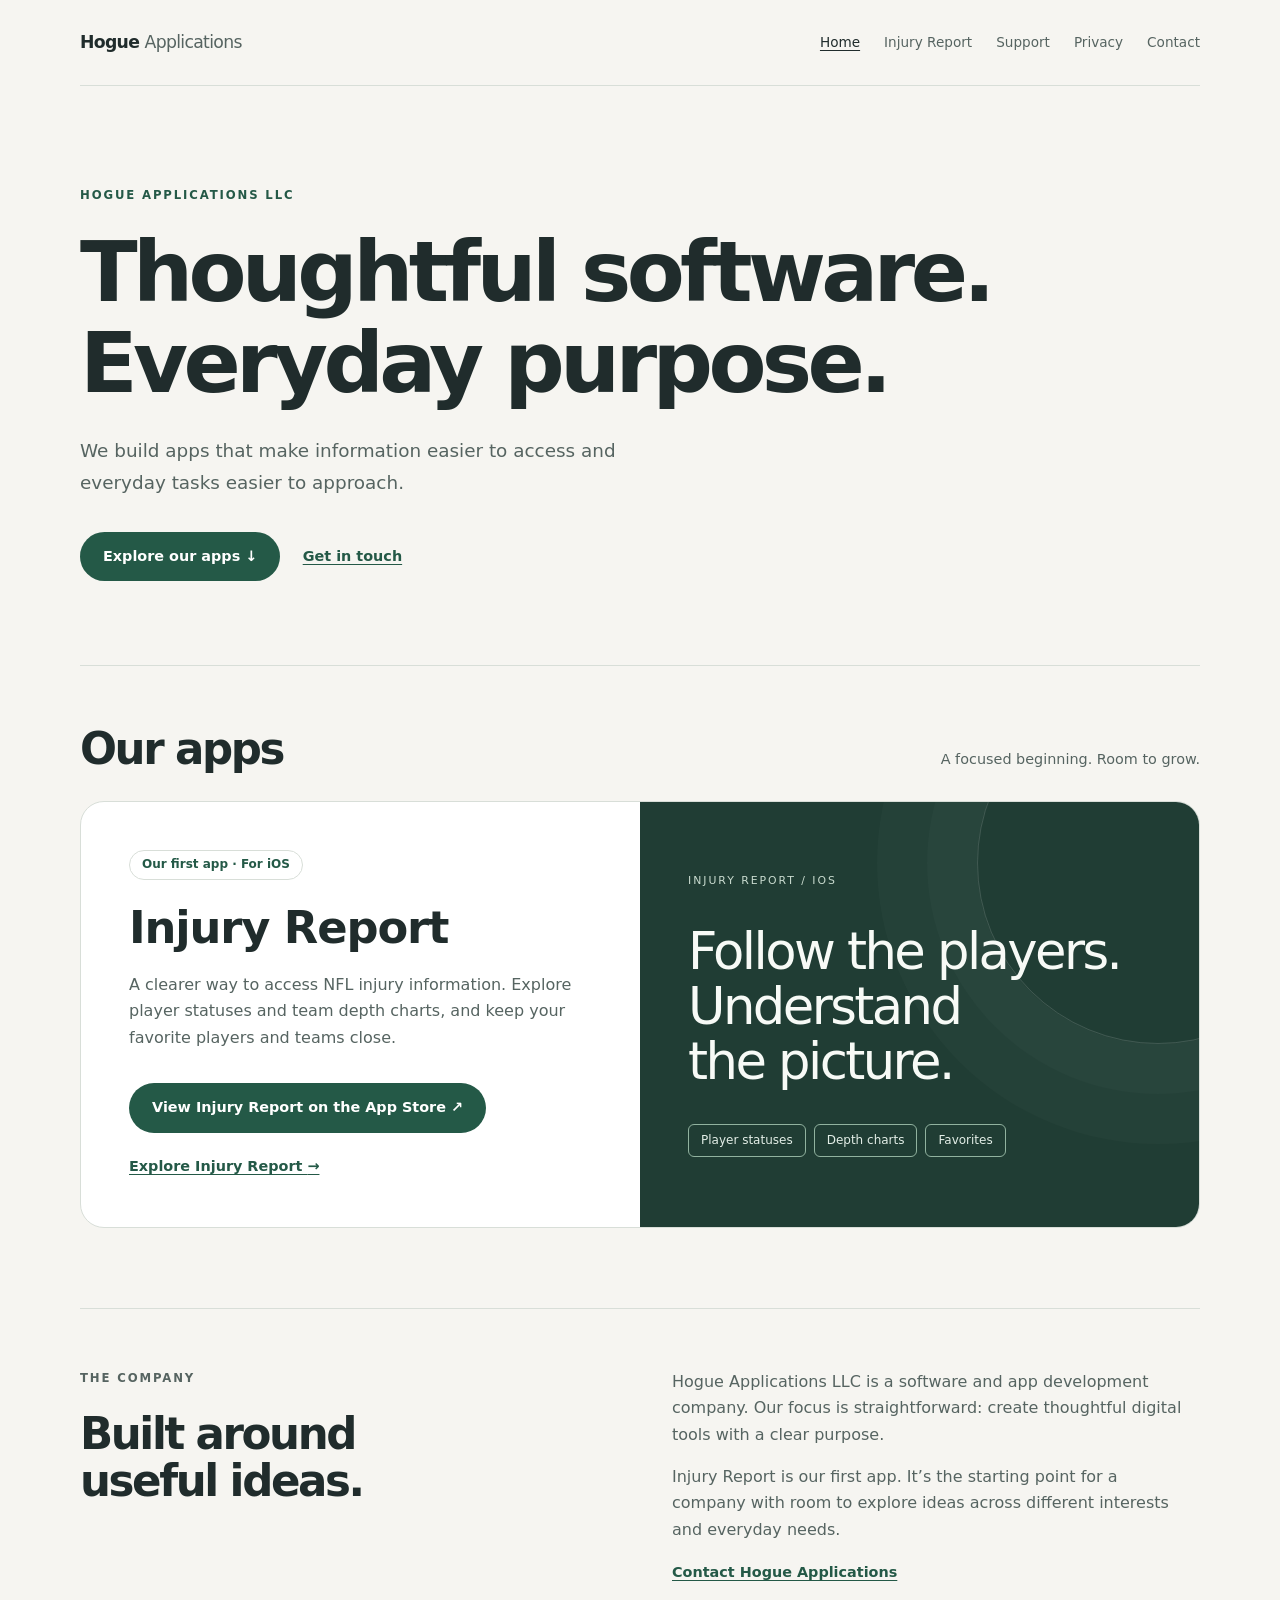
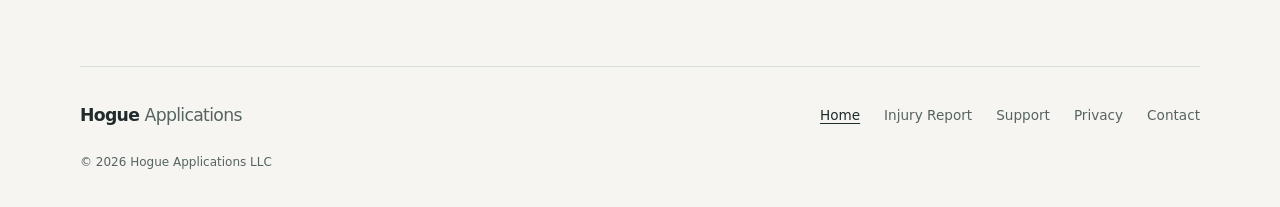
<file: index.html>
<!doctype html>
<html lang="en">
<head>
  <meta charset="utf-8">
  <meta name="viewport" content="width=device-width, initial-scale=1">
  <meta name="description" content="Hogue Applications LLC is a software and app development company. Explore Injury Report, our first iOS app for accessing NFL injury information.">
  <meta name="color-scheme" content="light dark">
  <title>Hogue Applications LLC | Thoughtful software</title>
  <link rel="stylesheet" href="assets/css/styles.css">
</head>
<body>
  <a class="skip" href="#main">Skip to main content</a>
  <header class="header wrap">
    <a class="identity" href="index.html">Hogue <span>Applications</span></a>
    <nav aria-label="Main navigation"><a href="index.html" aria-current="page">Home</a><a href="injury-report.html">Injury Report</a><a href="support.html">Support</a><a href="privacy.html">Privacy</a><a href="contact.html">Contact</a>
</nav>
  </header>
  <main id="main" class="wrap" tabindex="-1">
    <section class="hero" aria-labelledby="hero-title">
<p class="eyebrow">Hogue Applications LLC</p>
<h1 id="hero-title">Thoughtful software.<br>Everyday purpose.</h1>
<p class="lead">We build apps that make information easier to access and everyday tasks easier to approach.</p>
<div class="actions"><a class="button" href="#our-apps">Explore our apps <span aria-hidden="true">&nbsp;↓</span></a><a class="text-link" href="contact.html">Get in touch</a>
</div>
</section>
    <section id="our-apps" class="section" aria-labelledby="apps-title">
<div class="section-head">
<h2 id="apps-title">Our apps</h2>
<p>A focused beginning. Room to grow.</p>
</div>
<article class="app-card">
<div class="app-copy"><span class="tag">Our first app · For iOS</span>
<h3>Injury Report</h3>
<p>A clearer way to access NFL injury information. Explore player statuses and team depth charts, and keep your favorite players and teams close.</p>
<div class="actions"><a class="button" href="https://apps.apple.com/us/app/injury-report/id6760275922">View Injury Report on the App Store <span aria-hidden="true">&nbsp;↗</span></a><a class="text-link" href="injury-report.html">Explore Injury Report <span aria-hidden="true">→</span></a>
</div>
</div>
<div class="app-art" aria-label="Injury Report: player statuses, depth charts, and favorites">
<div class="art-caption">Injury Report / iOS</div>
<div class="art-title">Follow the players.<br>Understand<br>the picture.</div>
<div class="art-labels"><span>Player statuses</span><span>Depth charts</span><span>Favorites</span>
</div>
</div>
</article>
</section>
    <section class="section intro-row" aria-labelledby="company-title">
<div>
<p class="eyebrow">The company</p>
<h2 id="company-title">Built around<br>useful ideas.</h2>
</div>
<div>
<p>Hogue Applications LLC is a software and app development company. Our focus is straightforward: create thoughtful digital tools with a clear purpose.</p>
<p>Injury Report is our first app. It’s the starting point for a company with room to explore ideas across different interests and everyday needs.</p><a class="text-link" href="contact.html">Contact Hogue Applications</a>
</div>
</section>
  </main>
  <footer class="footer wrap">
    <div class="footer-top"><a class="identity" href="index.html">Hogue <span>Applications</span></a>
<nav aria-label="Footer navigation"><a href="index.html" aria-current="page">Home</a><a href="injury-report.html">Injury Report</a><a href="support.html">Support</a><a href="privacy.html">Privacy</a><a href="contact.html">Contact</a>
</nav>
</div>
    <div class="footer-bottom">
<p>© 2026 Hogue Applications LLC</p>
</div>
  </footer>
</body>
</html>
</file>
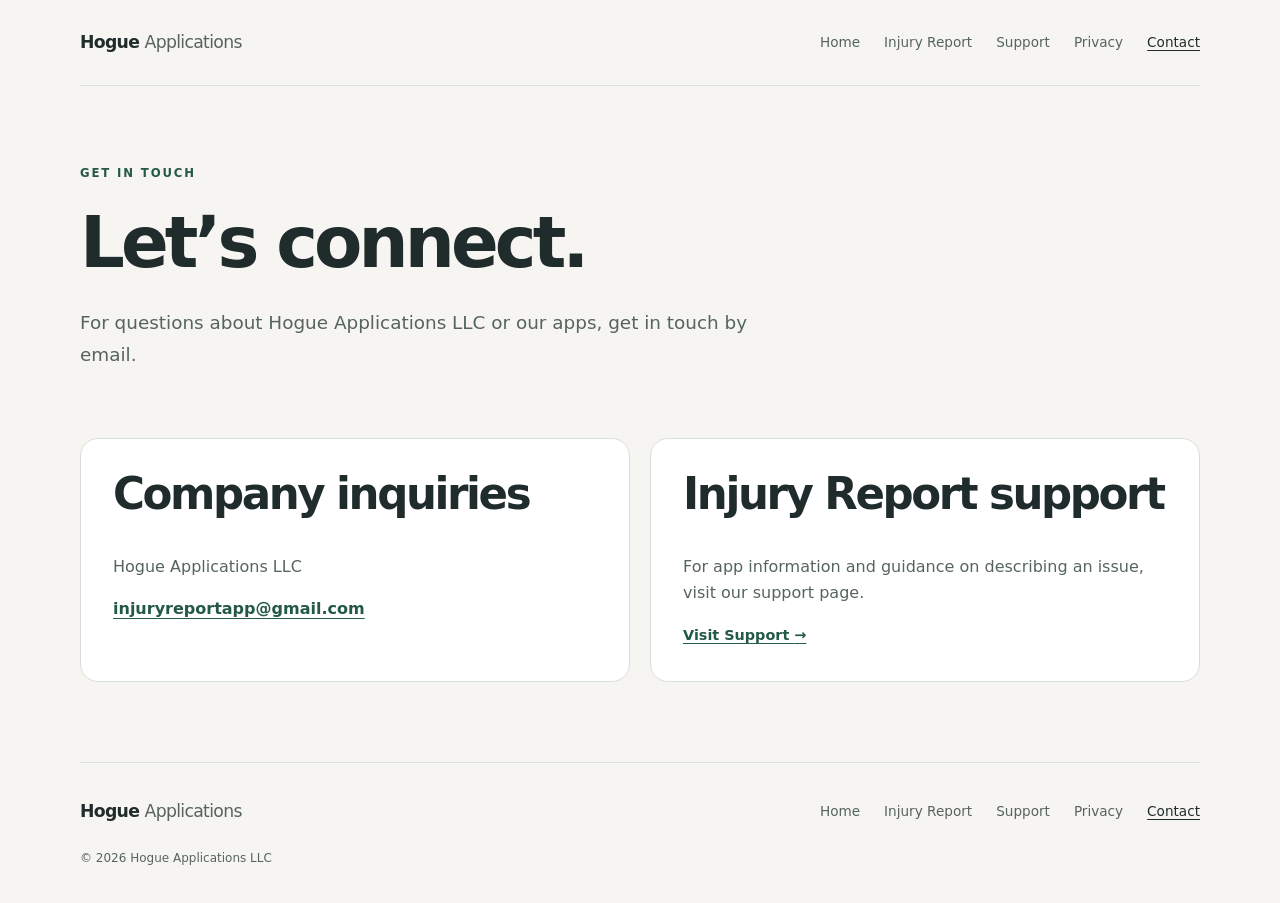
<file: contact.html>
<!doctype html>
<html lang="en">
<head>
  <meta charset="utf-8">
  <meta name="viewport" content="width=device-width, initial-scale=1">
  <meta name="description" content="Contact information for Hogue Applications LLC, the software and app development company behind Injury Report.">
  <meta name="color-scheme" content="light dark">
  <title>Contact | Hogue Applications LLC</title>
  <link rel="stylesheet" href="assets/css/styles.css">
</head>
<body>
  <a class="skip" href="#main">Skip to main content</a>
  <header class="header wrap">
    <a class="identity" href="index.html">Hogue <span>Applications</span></a>
    <nav aria-label="Main navigation"><a href="index.html">Home</a><a href="injury-report.html">Injury Report</a><a href="support.html">Support</a><a href="privacy.html">Privacy</a><a href="contact.html" aria-current="page">Contact</a>
</nav>
  </header>
  <main id="main" class="wrap" tabindex="-1">
    <section class="page-hero">
<p class="eyebrow">Get in touch</p>
<h1>Let’s connect.</h1>
<p class="lead">For questions about Hogue Applications LLC or our apps, get in touch by email.</p>
</section>
    <section class="content">
<div class="grid">
<article class="panel">
<h2>Company inquiries</h2>
<p>Hogue Applications LLC</p>
<p class="contact-email"><a href="mailto:injuryreportapp@gmail.com">injuryreportapp@gmail.com</a></p>
</article>
<article class="panel">
<h2>Injury Report support</h2>
<p>For app information and guidance on describing an issue, visit our support page.</p><a class="text-link" href="support.html">Visit Support <span aria-hidden="true">→</span></a>
</article>
</div>
</section>
  </main>
  <footer class="footer wrap">
    <div class="footer-top"><a class="identity" href="index.html">Hogue <span>Applications</span></a>
<nav aria-label="Footer navigation"><a href="index.html">Home</a><a href="injury-report.html">Injury Report</a><a href="support.html">Support</a><a href="privacy.html">Privacy</a><a href="contact.html" aria-current="page">Contact</a>
</nav>
</div>
    <div class="footer-bottom">
<p>© 2026 Hogue Applications LLC</p>
</div>
  </footer>
</body>
</html>
</file>
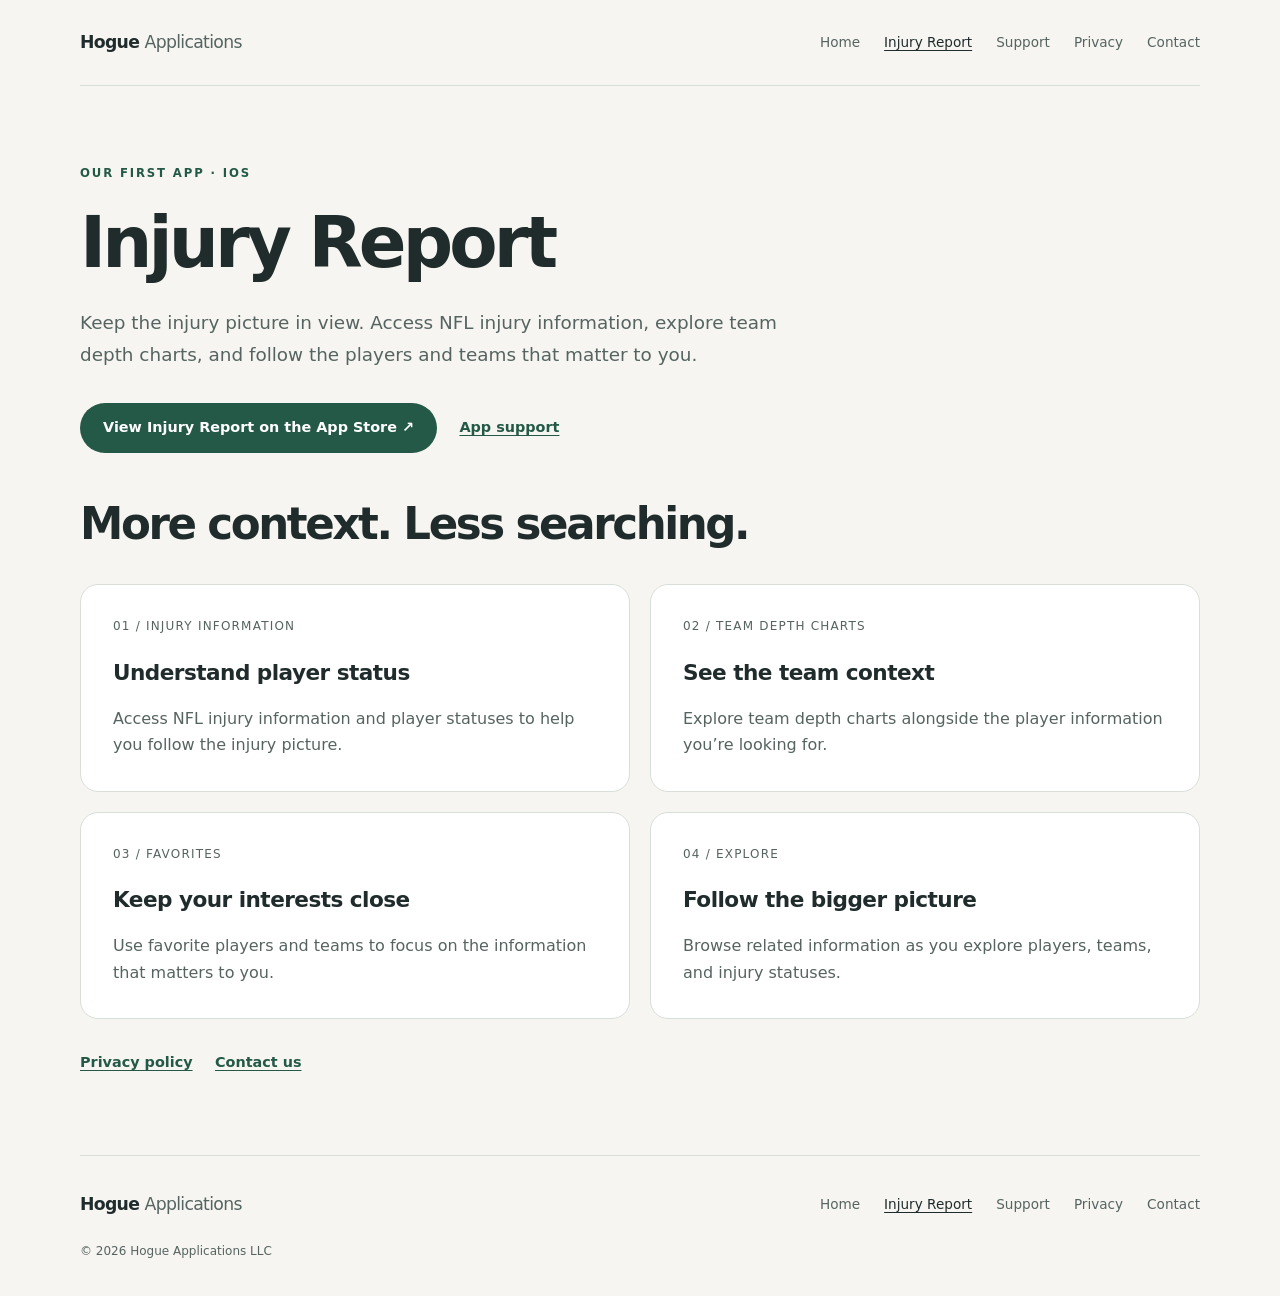
<file: injury-report.html>
<!doctype html>
<html lang="en">
<head>
  <meta charset="utf-8">
  <meta name="viewport" content="width=device-width, initial-scale=1">
  <meta name="description" content="Explore Injury Report for iOS: NFL injury information, player statuses, team depth charts, and favorite players and teams.">
  <meta name="color-scheme" content="light dark">
  <title>Injury Report for iOS | Hogue Applications LLC</title>
  <link rel="stylesheet" href="assets/css/styles.css">
</head>
<body>
  <a class="skip" href="#main">Skip to main content</a>
  <header class="header wrap">
    <a class="identity" href="index.html">Hogue <span>Applications</span></a>
    <nav aria-label="Main navigation"><a href="index.html">Home</a><a href="injury-report.html" aria-current="page">Injury Report</a><a href="support.html">Support</a><a href="privacy.html">Privacy</a><a href="contact.html">Contact</a>
</nav>
  </header>
  <main id="main" class="wrap" tabindex="-1">
    <section class="page-hero">
<p class="eyebrow">Our first app · iOS</p>
<h1>Injury Report</h1>
<p class="lead">Keep the injury picture in view. Access NFL injury information, explore team depth charts, and follow the players and teams that matter to you.</p>
<div class="actions"><a class="button" href="https://apps.apple.com/us/app/injury-report/id6760275922">View Injury Report on the App Store <span aria-hidden="true">&nbsp;↗</span></a><a class="text-link" href="support.html">App support</a>
</div>
</section>
    <section class="content" aria-labelledby="features-title">
<h2 id="features-title">More context. Less searching.</h2>
<div class="grid">
<article class="panel">
<p class="number">01 / INJURY INFORMATION</p>
<h3>Understand player status</h3>
<p>Access NFL injury information and player statuses to help you follow the injury picture.</p>
</article>
<article class="panel">
<p class="number">02 / TEAM DEPTH CHARTS</p>
<h3>See the team context</h3>
<p>Explore team depth charts alongside the player information you’re looking for.</p>
</article>
<article class="panel">
<p class="number">03 / FAVORITES</p>
<h3>Keep your interests close</h3>
<p>Use favorite players and teams to focus on the information that matters to you.</p>
</article>
<article class="panel">
<p class="number">04 / EXPLORE</p>
<h3>Follow the bigger picture</h3>
<p>Browse related information as you explore players, teams, and injury statuses.</p>
</article>
</div>
<div class="actions"><a class="text-link" href="privacy.html">Privacy policy</a><a class="text-link" href="contact.html">Contact us</a>
</div>
</section>
  </main>
  <footer class="footer wrap">
    <div class="footer-top"><a class="identity" href="index.html">Hogue <span>Applications</span></a>
<nav aria-label="Footer navigation"><a href="index.html">Home</a><a href="injury-report.html" aria-current="page">Injury Report</a><a href="support.html">Support</a><a href="privacy.html">Privacy</a><a href="contact.html">Contact</a>
</nav>
</div>
    <div class="footer-bottom">
<p>© 2026 Hogue Applications LLC</p>
</div>
  </footer>
</body>
</html>
</file>
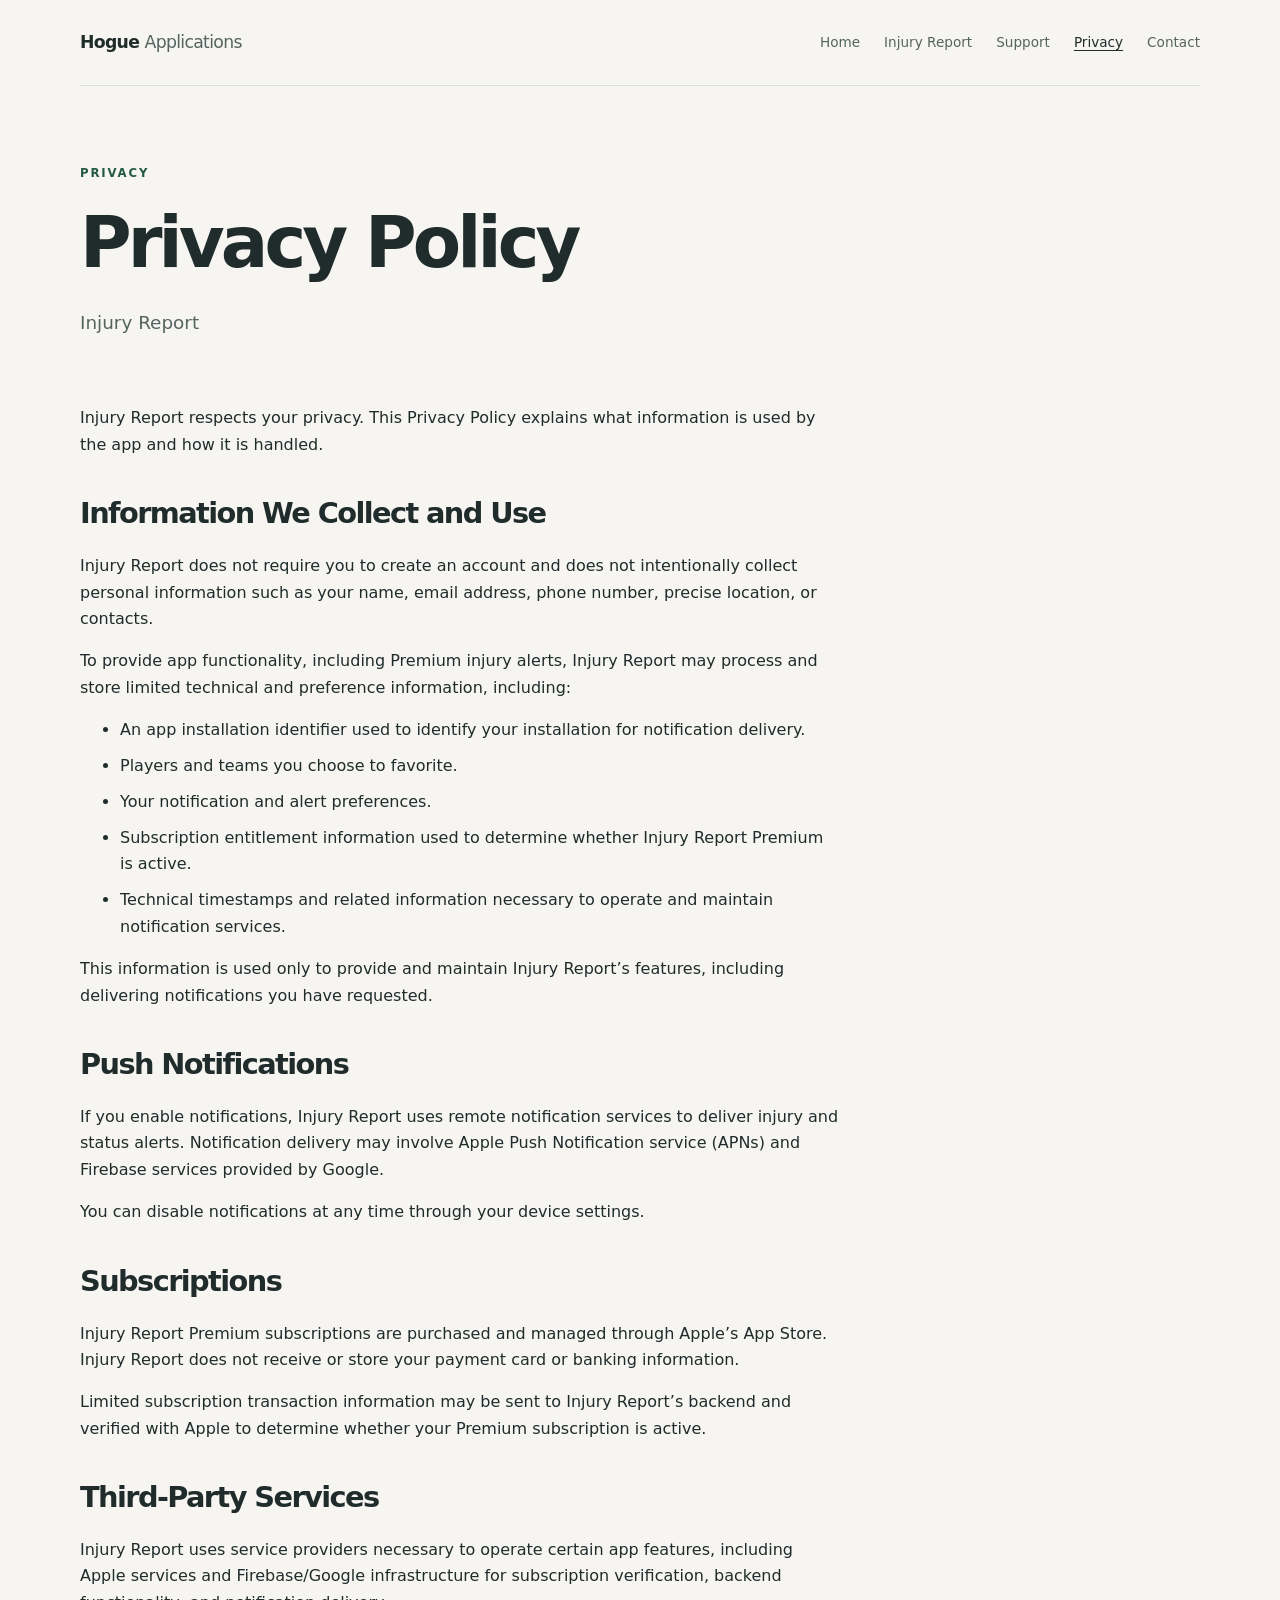
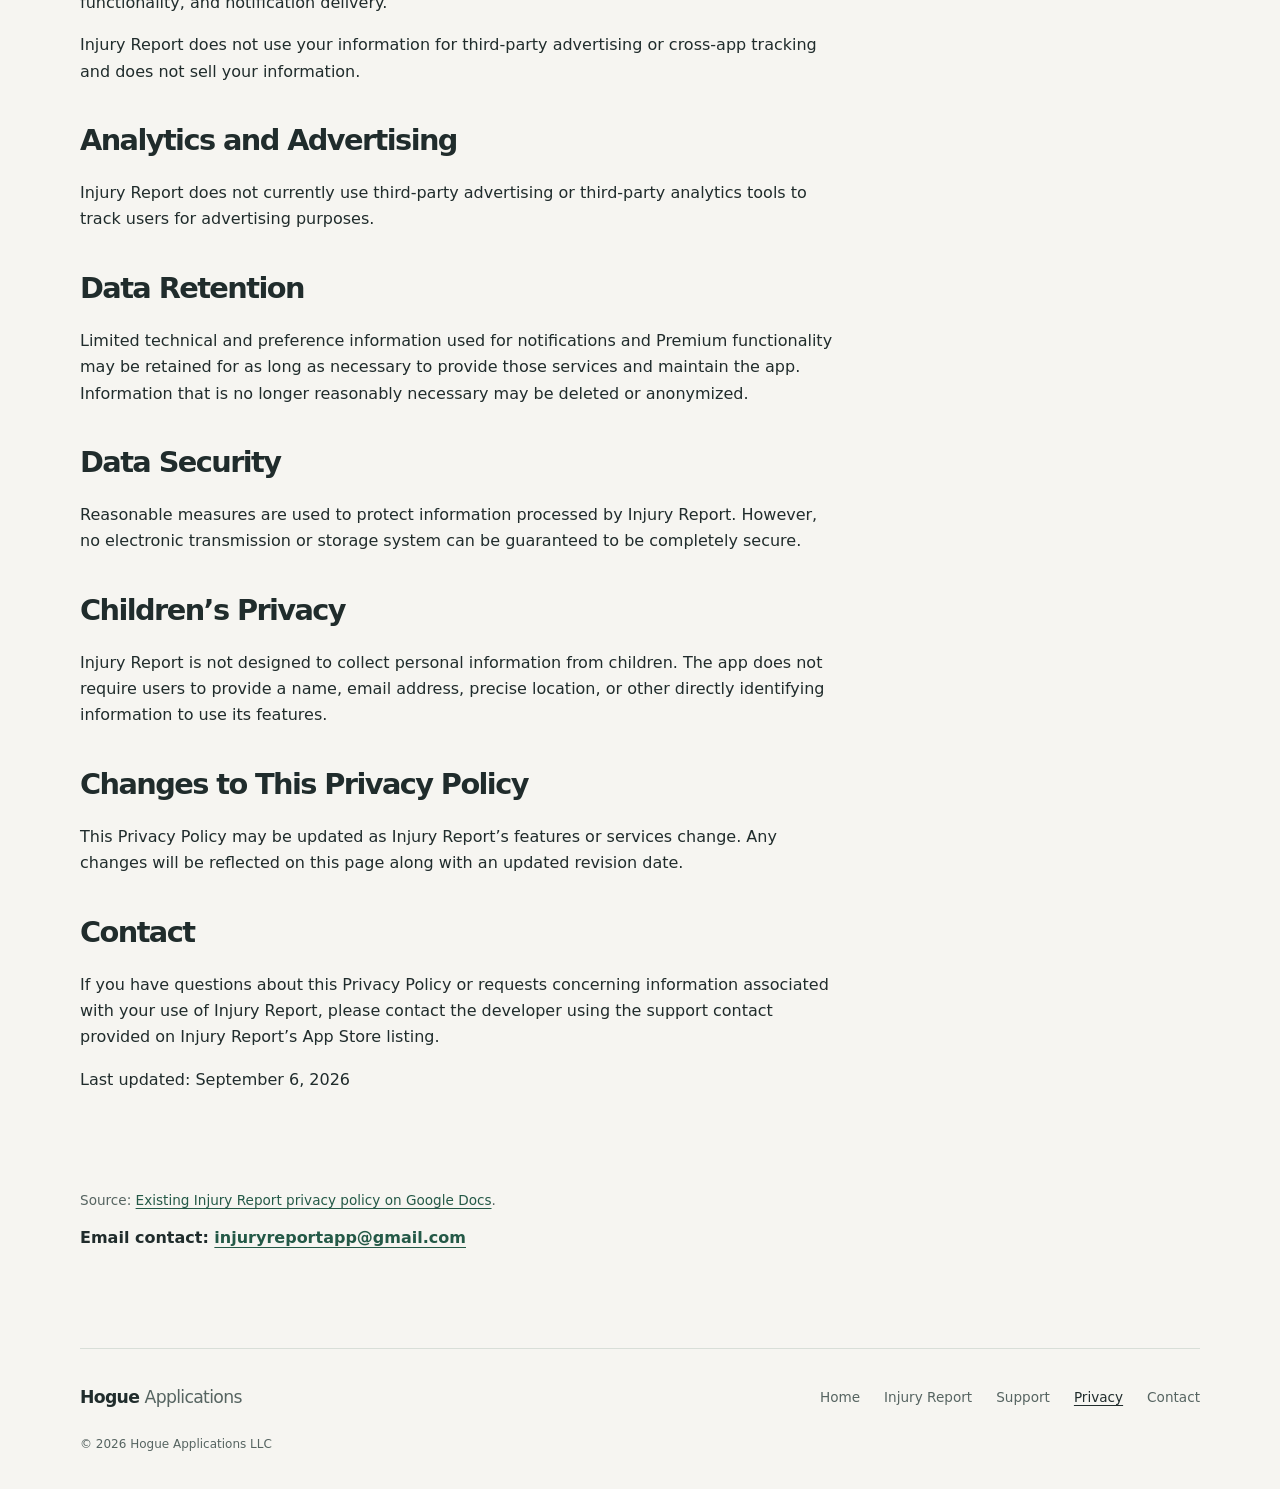
<file: privacy.html>
<!doctype html>
<html lang="en">
<head>
  <meta charset="utf-8">
  <meta name="viewport" content="width=device-width, initial-scale=1">
  <meta name="description" content="Read the Injury Report privacy policy, last updated September 6, 2026.">
  <meta name="color-scheme" content="light dark">
  <title>Injury Report Privacy Policy | Hogue Applications LLC</title>
  <link rel="stylesheet" href="assets/css/styles.css">
</head>
<body>
  <a class="skip" href="#main">Skip to main content</a>
  <header class="header wrap">
    <a class="identity" href="index.html">Hogue <span>Applications</span></a>
    <nav aria-label="Main navigation"><a href="index.html">Home</a><a href="injury-report.html">Injury Report</a><a href="support.html">Support</a><a href="privacy.html" aria-current="page">Privacy</a><a href="contact.html">Contact</a>
</nav>
  </header>
  <main id="main" class="wrap" tabindex="-1">
    <section class="page-hero">
      <p class="eyebrow">Privacy</p>
      <h1>Privacy Policy</h1>
      <p class="lead">Injury Report</p>
    </section>
    <section class="content prose" aria-label="Injury Report privacy policy">
<p>Injury Report respects your privacy. This Privacy Policy explains what information is used by the app and how it is handled.</p>
<h2>Information We Collect and Use</h2>
<p>Injury Report does not require you to create an account and does not intentionally collect personal information such as your name, email address, phone number, precise location, or contacts.</p>
<p>To provide app functionality, including Premium injury alerts, Injury Report may process and store limited technical and preference information, including:</p>
<ul>
  <li>An app installation identifier used to identify your installation for notification delivery.</li>
  <li>Players and teams you choose to favorite.</li>
  <li>Your notification and alert preferences.</li>
  <li>Subscription entitlement information used to determine whether Injury Report Premium is active.</li>
  <li>Technical timestamps and related information necessary to operate and maintain notification services.</li>
</ul>
<p>This information is used only to provide and maintain Injury Report’s features, including delivering notifications you have requested.</p>
<h2>Push Notifications</h2>
<p>If you enable notifications, Injury Report uses remote notification services to deliver injury and status alerts. Notification delivery may involve Apple Push Notification service (APNs) and Firebase services provided by Google.</p>
<p>You can disable notifications at any time through your device settings.</p>
<h2>Subscriptions</h2>
<p>Injury Report Premium subscriptions are purchased and managed through Apple’s App Store. Injury Report does not receive or store your payment card or banking information.</p>
<p>Limited subscription transaction information may be sent to Injury Report’s backend and verified with Apple to determine whether your Premium subscription is active.</p>
<h2>Third-Party Services</h2>
<p>Injury Report uses service providers necessary to operate certain app features, including Apple services and Firebase/Google infrastructure for subscription verification, backend functionality, and notification delivery.</p>
<p>Injury Report does not use your information for third-party advertising or cross-app tracking and does not sell your information.</p>
<h2>Analytics and Advertising</h2>
<p>Injury Report does not currently use third-party advertising or third-party analytics tools to track users for advertising purposes.</p>
<h2>Data Retention</h2>
<p>Limited technical and preference information used for notifications and Premium functionality may be retained for as long as necessary to provide those services and maintain the app. Information that is no longer reasonably necessary may be deleted or anonymized.</p>
<h2>Data Security</h2>
<p>Reasonable measures are used to protect information processed by Injury Report. However, no electronic transmission or storage system can be guaranteed to be completely secure.</p>
<h2>Children’s Privacy</h2>
<p>Injury Report is not designed to collect personal information from children. The app does not require users to provide a name, email address, precise location, or other directly identifying information to use its features.</p>
<h2>Changes to This Privacy Policy</h2>
<p>This Privacy Policy may be updated as Injury Report’s features or services change. Any changes will be reflected on this page along with an updated revision date.</p>
<h2>Contact</h2>
<p>If you have questions about this Privacy Policy or requests concerning information associated with your use of Injury Report, please contact the developer using the support contact provided on Injury Report’s App Store listing.</p>
<p>Last updated: September 6, 2026</p>
    </section>
    <aside class="content prose" aria-label="Policy source and email contact">
      <p class="small">Source: <a href="https://docs.google.com/document/d/1-kZEhdO_pMPNYuFLu7gHyzxwWSYGh38ztTcIzUn0pC8/edit?usp=drivesdk">Existing Injury Report privacy policy on Google Docs</a>.</p>
      <p class="contact-email">Email contact: <a href="mailto:injuryreportapp@gmail.com">injuryreportapp@gmail.com</a></p>
    </aside>
  </main>
  <footer class="footer wrap">
    <div class="footer-top"><a class="identity" href="index.html">Hogue <span>Applications</span></a>
<nav aria-label="Footer navigation"><a href="index.html">Home</a><a href="injury-report.html">Injury Report</a><a href="support.html">Support</a><a href="privacy.html" aria-current="page">Privacy</a><a href="contact.html">Contact</a>
</nav>
</div>
    <div class="footer-bottom">
<p>© 2026 Hogue Applications LLC</p>
</div>
  </footer>
</body>
</html>
</file>
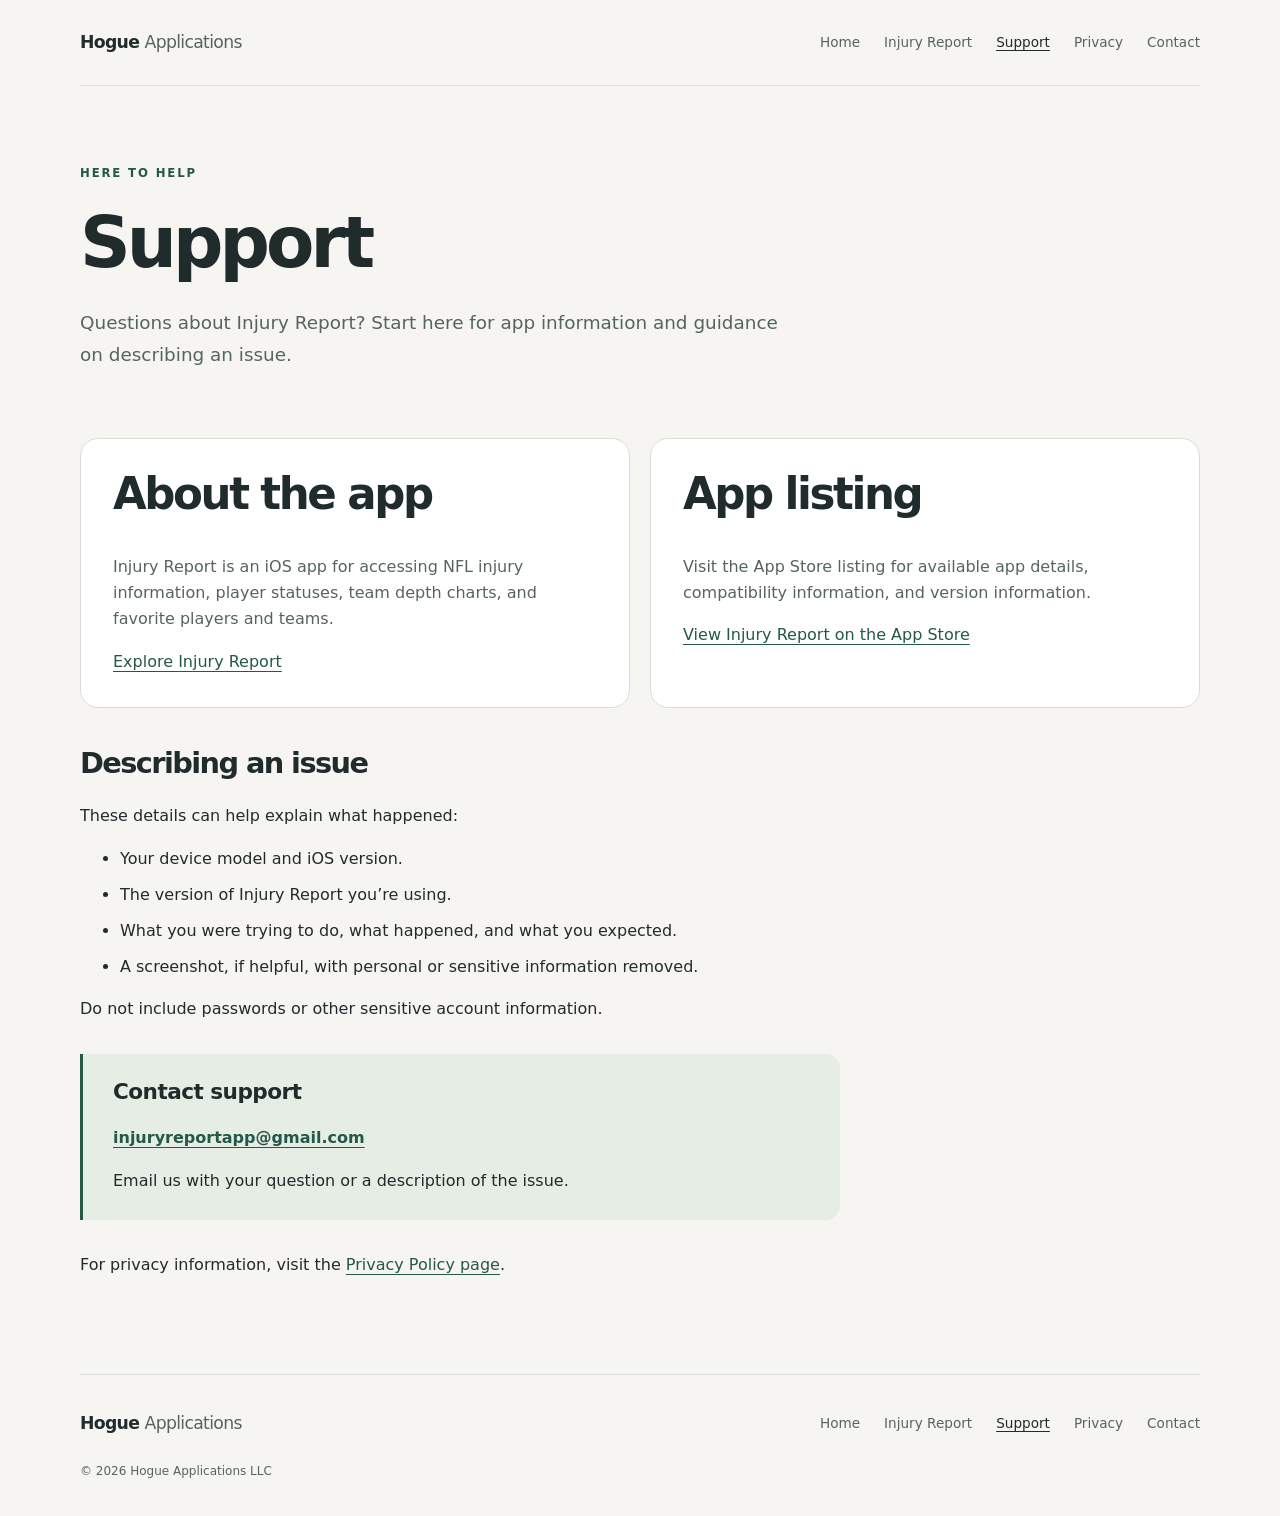
<file: support.html>
<!doctype html>
<html lang="en">
<head>
  <meta charset="utf-8">
  <meta name="viewport" content="width=device-width, initial-scale=1">
  <meta name="description" content="Find help with Injury Report and learn which details are useful when describing an app issue.">
  <meta name="color-scheme" content="light dark">
  <title>Support | Hogue Applications LLC</title>
  <link rel="stylesheet" href="assets/css/styles.css">
</head>
<body>
  <a class="skip" href="#main">Skip to main content</a>
  <header class="header wrap">
    <a class="identity" href="index.html">Hogue <span>Applications</span></a>
    <nav aria-label="Main navigation"><a href="index.html">Home</a><a href="injury-report.html">Injury Report</a><a href="support.html" aria-current="page">Support</a><a href="privacy.html">Privacy</a><a href="contact.html">Contact</a>
</nav>
  </header>
  <main id="main" class="wrap" tabindex="-1">
    <section class="page-hero">
<p class="eyebrow">Here to help</p>
<h1>Support</h1>
<p class="lead">Questions about Injury Report? Start here for app information and guidance on describing an issue.</p>
</section>
    <section class="content">
<div class="grid">
<article class="panel">
<h2>About the app</h2>
<p>Injury Report is an iOS app for accessing NFL injury information, player statuses, team depth charts, and favorite players and teams.</p><a href="injury-report.html">Explore Injury Report</a>
</article>
<article class="panel">
<h2>App listing</h2>
<p>Visit the App Store listing for available app details, compatibility information, and version information.</p><a href="https://apps.apple.com/us/app/injury-report/id6760275922">View Injury Report on the App Store</a>
</article>
</div>
<div class="prose">
<h2>Describing an issue</h2>
<p>These details can help explain what happened:</p>
<ul>
<li>Your device model and iOS version.</li>
<li>The version of Injury Report you’re using.</li>
<li>What you were trying to do, what happened, and what you expected.</li>
<li>A screenshot, if helpful, with personal or sensitive information removed.</li>
</ul>
<p>Do not include passwords or other sensitive account information.</p>
<div class="note">
<h3>Contact support</h3>
<p class="contact-email"><a href="mailto:injuryreportapp@gmail.com">injuryreportapp@gmail.com</a></p>
<p>Email us with your question or a description of the issue.</p>
</div>
<p>For privacy information, visit the <a href="privacy.html">Privacy Policy page</a>.</p>
</div>
</section>
  </main>
  <footer class="footer wrap">
    <div class="footer-top"><a class="identity" href="index.html">Hogue <span>Applications</span></a>
<nav aria-label="Footer navigation"><a href="index.html">Home</a><a href="injury-report.html">Injury Report</a><a href="support.html" aria-current="page">Support</a><a href="privacy.html">Privacy</a><a href="contact.html">Contact</a>
</nav>
</div>
    <div class="footer-bottom">
<p>© 2026 Hogue Applications LLC</p>
</div>
  </footer>
</body>
</html>
</file>
<file: assets/css/styles.css>
/* Shared design tokens, followed by layout and responsive styles. */
:root {
  color-scheme:light dark;
  --bg:#f6f5f1;
  --surface:#fff;
  --ink:#202c2c;
  --muted:#566461;
  --line:#d8ded8;
  --accent:#245947;
  --tint:#e6ede5;
  --dark:#203d34;
  --on-dark:#f7faf6;
  --radius:24px
}
* {
  box-sizing:border-box
}
html {
  scroll-behavior:smooth;
  scroll-padding-top:2rem
}
body {
  margin:0;
  background:var(--bg);
  color:var(--ink);
  font-family:system-ui,-apple-system,BlinkMacSystemFont,"Segoe UI",sans-serif;
  line-height:1.65;
  -webkit-font-smoothing:antialiased
}
a {
  color:var(--accent);
  text-underline-offset:.22em
}
a:hover {
  text-decoration-thickness:2px
}
a:focus-visible {
  outline:3px solid var(--accent);
  outline-offset:5px
}
::selection {
  background:var(--tint);
  color:var(--ink)
}
.wrap {
  width:min(1120px,calc(100% - 64px));
  margin-inline:auto
}
.skip {
  position:absolute;
  top:-100px;
  left:1rem;
  padding:.7rem 1rem;
  background:var(--surface);
  z-index:10
}
.skip:focus {
  top:1rem
}
.header {
  display:flex;
  align-items:center;
  justify-content:space-between;
  gap:2rem;
  padding-block:28px;
  border-bottom:1px solid var(--line)
}
.identity {
  font-size:1.08rem;
  letter-spacing:-.04em;
  font-weight:650;
  color:var(--ink);
  text-decoration:none;
  white-space:nowrap
}
.identity span {
  font-weight:400;
  color:var(--muted)
}
nav {
  display:flex;
  flex-wrap:wrap;
  gap:1.5rem
}
nav a {
  font-size:.85rem;
  color:var(--muted);
  text-decoration:none
}
nav a:hover,nav a[aria-current=page] {
  color:var(--ink);
  text-decoration:underline
}
.eyebrow {
  font-size:.73rem;
  font-weight:650;
  letter-spacing:.16em;
  text-transform:uppercase;
  color:var(--accent);
  margin:0 0 1.4rem
}
h1,h2,h3,p {
  margin-top:0
}
h1,h2,h3 {
  font-weight:550;
  line-height:1.08;
  letter-spacing:-.055em
}
h1 {
  font-size:clamp(3rem,6.6vw,5.4rem);
  max-width:950px;
  margin-bottom:1.6rem
}
h2 {
  font-size:clamp(2rem,3.4vw,3rem)
}
h3 {
  font-size:1.35rem;
  letter-spacing:-.025em
}
.hero {
  padding:100px 0 84px
}
.hero .lead {
  max-width:610px
}
.lead {
  font-size:1.15rem;
  line-height:1.75;
  color:var(--muted)
}
.actions {
  display:flex;
  flex-wrap:wrap;
  align-items:center;
  gap:1.4rem;
  margin-top:2rem
}
.button {
  display:inline-flex;
  justify-content:center;
  align-items:center;
  min-height:48px;
  padding:12px 22px;
  border-radius:100px;
  background:var(--accent);
  color:#fff;
  font-size:.9rem;
  font-weight:600;
  text-decoration:none;
  border:1px solid transparent
}
.button:hover {
  filter:brightness(1.13)
}
.text-link {
  font-size:.9rem;
  font-weight:600
}
.section {
  padding-block:60px 80px;
  border-top:1px solid var(--line)
}
.section-head {
  display:flex;
  align-items:baseline;
  justify-content:space-between;
  gap:2rem;
  margin-bottom:28px
}
.section-head h2 {
  margin:0
}
.section-head p {
  color:var(--muted);
  font-size:.9rem;
  margin:0
}
.app-card {
  display:grid;
  grid-template-columns:1fr 1fr;
  overflow:hidden;
  border-radius:var(--radius);
  background:var(--surface);
  border:1px solid var(--line)
}
.app-copy {
  padding:48px
}
.app-copy h3 {
  font-size:2.8rem;
  margin-bottom:1.2rem
}
.app-copy p {
  color:var(--muted)
}
.tag {
  display:inline-block;
  color:var(--accent);
  font-size:.75rem;
  font-weight:600;
  border:1px solid var(--line);
  padding:4px 12px;
  border-radius:50px;
  margin-bottom:24px
}
.app-art {
  min-height:370px;
  background:var(--dark);
  padding:48px;
  display:flex;
  flex-direction:column;
  justify-content:center;
  color:var(--on-dark);
  position:relative;
  overflow:hidden
}
.app-art:before {
  content:"";
  position:absolute;
  width:360px;
  height:360px;
  right:-140px;
  top:-120px;
  border:1px solid #ffffff25;
  border-radius:50%;
  box-shadow:0 0 0 50px #ffffff05,0 0 0 100px #ffffff05
}
.art-caption {
  position:relative;
  font-size:.68rem;
  letter-spacing:.18em;
  text-transform:uppercase;
  color:#c9dbcf;
  margin-bottom:34px
}
.art-title {
  font-size:clamp(2.3rem,4vw,3.2rem);
  font-weight:500;
  line-height:1.08;
  letter-spacing:-.05em;
  position:relative;
  margin-bottom:34px
}
.art-labels {
  display:flex;
  flex-wrap:wrap;
  gap:8px;
  position:relative
}
.art-labels span {
  border:1px solid #91b29f;
  padding:6px 12px;
  border-radius:6px;
  font-size:.75rem;
  color:#e3eee7
}
.intro-row {
  display:grid;
  grid-template-columns:1fr 1fr;
  gap:4rem
}
.intro-row p {
  max-width:520px;
  color:var(--muted)
}
.page-hero {
  padding:78px 0 48px
}
.page-hero h1 {
  font-size:clamp(2.8rem,5.5vw,4.5rem)
}
.page-hero .lead {
  max-width:710px
}
.content {
  padding-bottom:80px
}
.grid {
  display:grid;
  grid-template-columns:repeat(2,1fr);
  gap:20px
}
.panel {
  padding:32px;
  background:var(--surface);
  border:1px solid var(--line);
  border-radius:18px
}
.panel p:last-child {
  margin-bottom:0
}
.panel p {
  color:var(--muted)
}
.number {
  font-size:.75rem;
  letter-spacing:.1em;
  color:var(--accent);
  margin-bottom:24px
}
.note {
  padding:26px 30px;
  border-left:3px solid var(--accent);
  background:var(--tint);
  border-radius:0 14px 14px 0;
  margin-block:32px
}
.note p:last-child {
  margin:0
}
.contact-email {
  font-weight:650;
  overflow-wrap:anywhere
}
.prose {
  max-width:760px
}
.prose h2 {
  font-size:1.8rem;
  margin-top:40px
}
.prose li {
  margin-bottom:.6rem
}
.small {
  font-size:.85rem;
  color:var(--muted)
}
.footer {
  border-top:1px solid var(--line);
  padding-block:34px
}
.footer-top {
  display:flex;
  justify-content:space-between;
  gap:2rem;
  align-items:center
}
.footer-bottom {
  margin-top:24px;
  font-size:.75rem;
  color:var(--muted)
}
.footer-bottom p {
  margin:0
}
@media(prefers-color-scheme:dark) {
  :root {
    --bg:#141c19;
    --surface:#1c2722;
    --ink:#eff2ec;
    --muted:#b2c0b6;
    --line:#39473f;
    --accent:#add1b8;
    --tint:#253a2e;
    --dark:#233e33
  }
  .button {
    background:#b8d5c0;
    color:#16271d
  }
}
@media(max-width:760px) {
  .wrap {
    width:calc(100% - 40px)
  }
  .header {
    align-items:flex-start;
    flex-direction:column;
    gap:18px;
    padding-block:22px
  }
  nav {
    gap:12px 20px
  }
  nav a {
    font-size:.8rem
  }
  .hero {
    padding:64px 0
  }
  .section {
    padding-block:40px 56px
  }
  .section-head {
    display:block
  }
  .section-head p {
    margin-top:12px
  }
  .app-card,.intro-row,.grid {
    grid-template-columns:1fr
  }
  .app-copy,.app-art {
    padding:32px
  }
  .app-art {
    min-height:300px
  }
  .intro-row {
    gap:12px
  }
  .footer-top {
    align-items:flex-start;
    flex-direction:column
  }
  .page-hero {
    padding-top:56px
  }
  .panel {
    padding:26px
  }
  .content {
    padding-bottom:56px
  }
}
@media(prefers-reduced-motion:reduce) {
  html {
    scroll-behavior:auto
  }
}
@media print {
  .skip,.actions {
    display:none
  }
  body {
    background:white;
    color:black
  }
  .app-card,.panel {
    break-inside:avoid
  }
}
</file>
